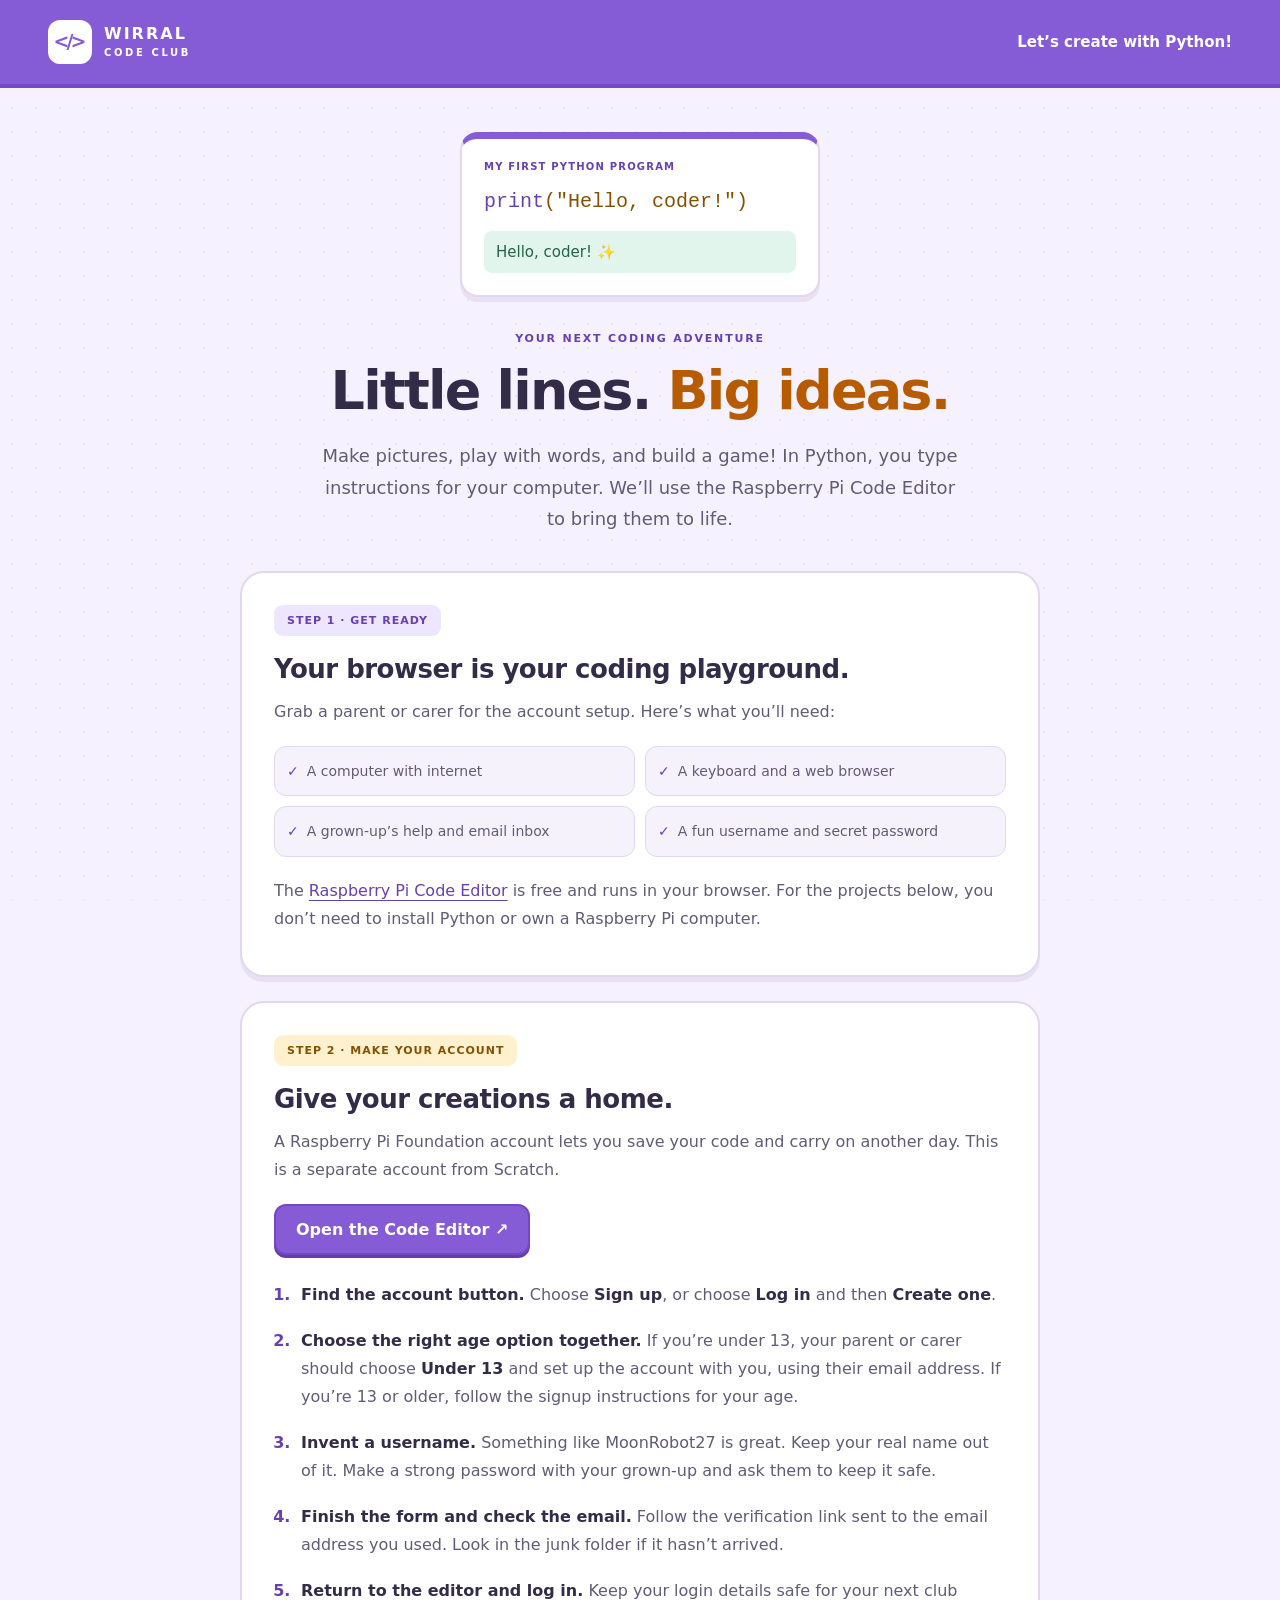
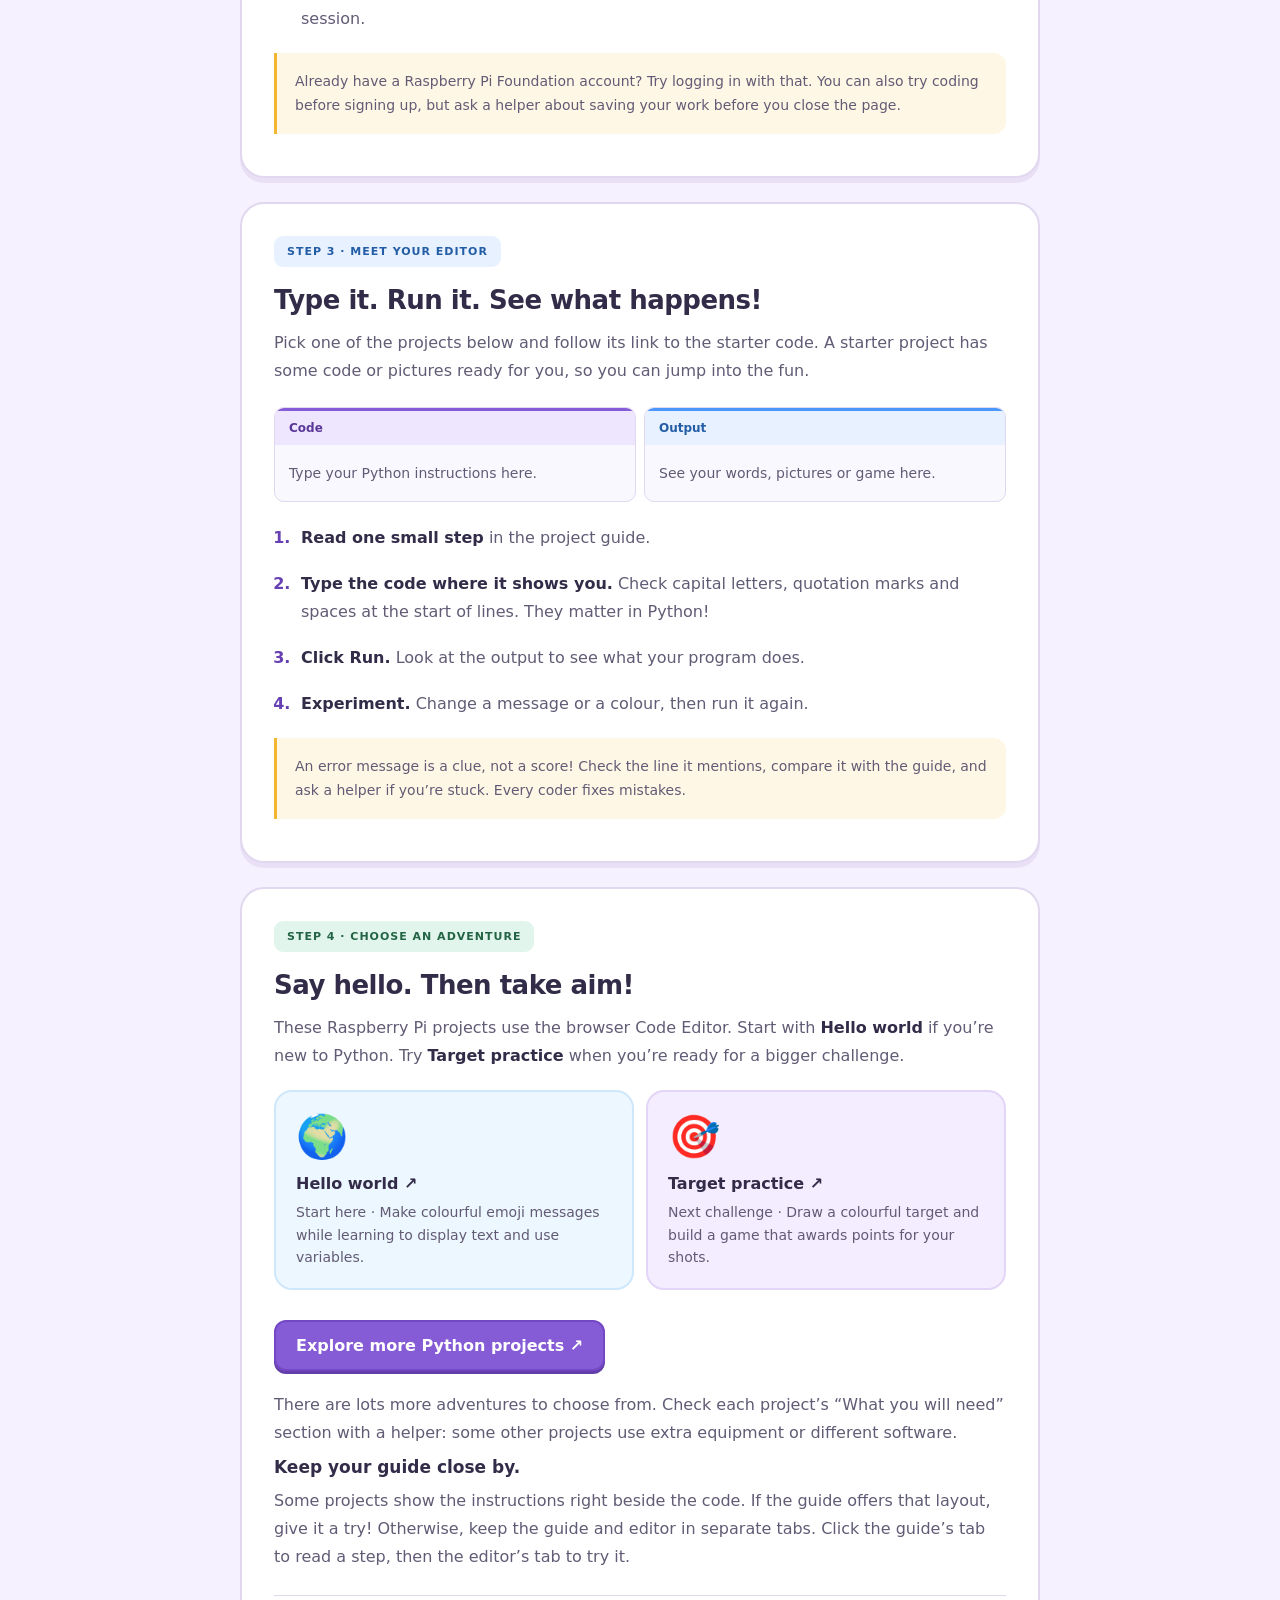
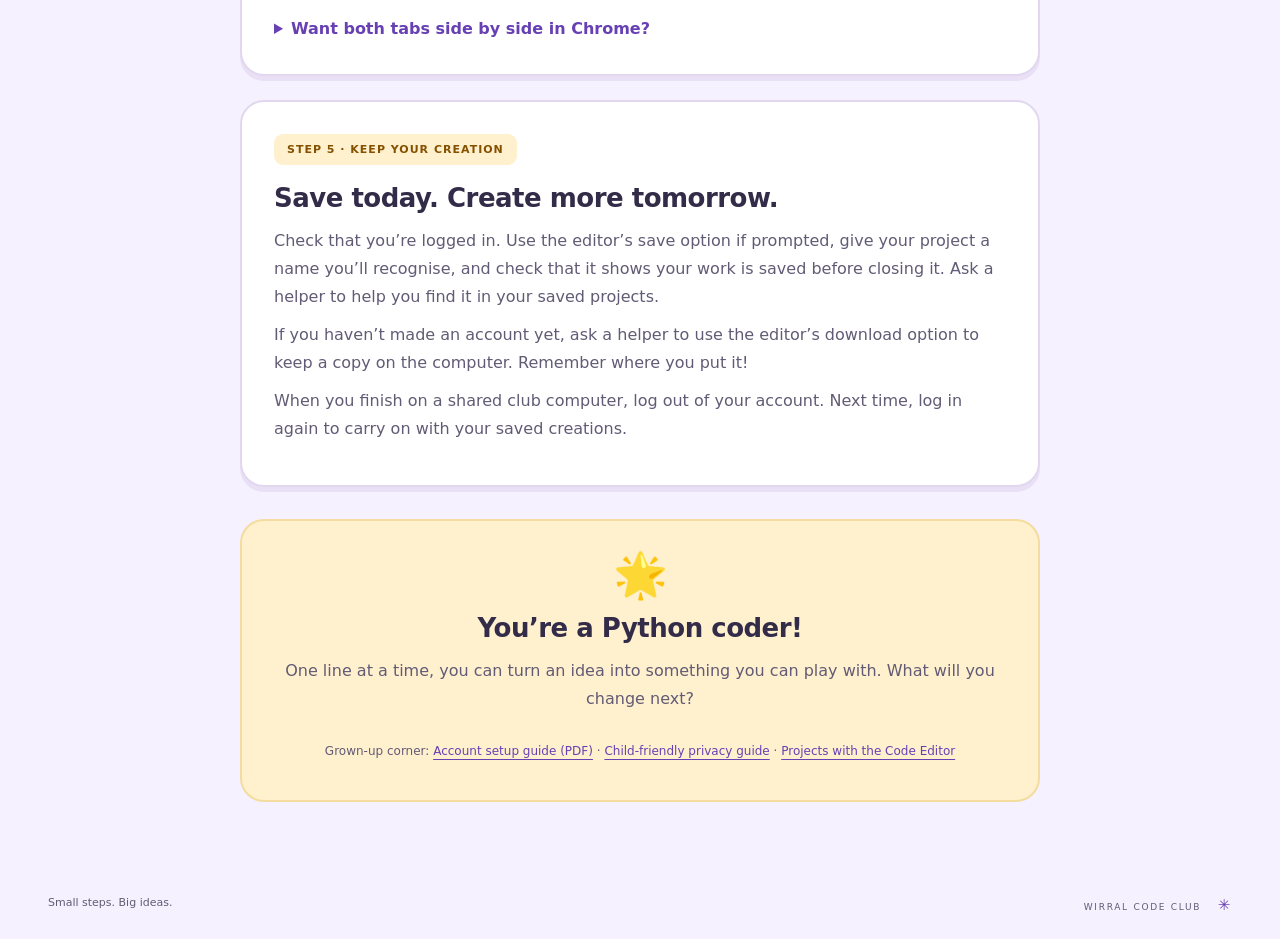
<file: getting-started-python.html>
<!DOCTYPE html>
<html lang="en">
<head>
  <meta charset="UTF-8">
  <meta name="viewport" content="width=device-width, initial-scale=1">
  <meta name="theme-color" content="#855cd6">
  <title>Getting started with Python · Wirral Code Club</title>
  <link rel="icon" type="image/svg+xml" href="favicon.svg">
  <link rel="stylesheet" href="styles.css">
  <link rel="stylesheet" href="theme.css">
  <link rel="stylesheet" href="guide.css">
</head>
<body class="guide-page bright-theme">
  <header class="site-header">
    <div class="brand"><span class="brand-mark" aria-hidden="true">&lt;/&gt;</span><span>WIRRAL<span class="brand-sub">CODE CLUB</span></span></div>
    <span class="guide-header-label">Let’s create with Python!</span>
  </header>
  <main class="guide">
    <div class="guide-intro">
      <div class="python-preview" aria-label="Python code: print Hello, coder!">
        <span class="python-preview-label">MY FIRST PYTHON PROGRAM</span>
        <code><span>print</span>("Hello, coder!")</code>
        <span class="python-output">Hello, coder! ✨</span>
      </div>
      <span class="eyebrow">YOUR NEXT CODING ADVENTURE</span>
      <h1>Little lines. <span>Big ideas.</span></h1>
      <p>Make pictures, play with words, and build a game! In Python, you type instructions for your computer. We’ll use the Raspberry Pi Code Editor to bring them to life.</p>
    </div>
    <section class="guide-step" aria-labelledby="kit-heading">
      <div class="step-label">STEP 1 · GET READY</div>
      <h2 id="kit-heading">Your browser is your coding playground.</h2>
      <p>Grab a parent or carer for the account setup. Here’s what you’ll need:</p>
      <ul class="kit"><li>A computer with internet</li><li>A keyboard and a web browser</li><li>A grown-up’s help and email inbox</li><li>A fun username and secret password</li></ul>
      <p>The <a href="https://editor.raspberrypi.org/en/" target="_blank" rel="noopener noreferrer">Raspberry Pi Code Editor</a> is free and runs in your browser. For the projects below, you don’t need to install Python or own a Raspberry Pi computer.</p>
    </section>
    <section class="guide-step" aria-labelledby="account-heading">
      <div class="step-label">STEP 2 · MAKE YOUR ACCOUNT</div>
      <h2 id="account-heading">Give your creations a home.</h2>
      <p>A Raspberry Pi Foundation account lets you save your code and carry on another day. This is a separate account from Scratch.</p>
      <a class="button-link" href="https://editor.raspberrypi.org/en/" target="_blank" rel="noopener noreferrer">Open the Code Editor ↗</a>
      <ol>
        <li><strong>Find the account button.</strong> Choose <strong>Sign up</strong>, or choose <strong>Log in</strong> and then <strong>Create one</strong>.</li>
        <li><strong>Choose the right age option together.</strong> If you’re under 13, your parent or carer should choose <strong>Under 13</strong> and set up the account with you, using their email address. If you’re 13 or older, follow the signup instructions for your age.</li>
        <li><strong>Invent a username.</strong> Something like MoonRobot27 is great. Keep your real name out of it. Make a strong password with your grown-up and ask them to keep it safe.</li>
        <li><strong>Finish the form and check the email.</strong> Follow the verification link sent to the email address you used. Look in the junk folder if it hasn’t arrived.</li>
        <li><strong>Return to the editor and log in.</strong> Keep your login details safe for your next club session.</li>
      </ol>
      <p class="note">Already have a Raspberry Pi Foundation account? Try logging in with that. You can also try coding before signing up, but ask a helper about saving your work before you close the page.</p>
    </section>
    <section class="guide-step" aria-labelledby="editor-heading">
      <div class="step-label">STEP 3 · MEET YOUR EDITOR</div>
      <h2 id="editor-heading">Type it. Run it. See what happens!</h2>
      <p>Pick one of the projects below and follow its link to the starter code. A starter project has some code or pictures ready for you, so you can jump into the fun.</p>
      <div class="tab-demo" aria-label="The code area is where you type; the output area shows what your program does">
        <div class="demo-pane"><div class="demo-tab">Code</div><div class="demo-content">Type your Python instructions here.</div></div>
        <div class="demo-pane"><div class="demo-tab">Output</div><div class="demo-content">See your words, pictures or game here.</div></div>
      </div>
      <ol>
        <li><strong>Read one small step</strong> in the project guide.</li>
        <li><strong>Type the code where it shows you.</strong> Check capital letters, quotation marks and spaces at the start of lines. They matter in Python!</li>
        <li><strong>Click Run.</strong> Look at the output to see what your program does.</li>
        <li><strong>Experiment.</strong> Change a message or a colour, then run it again.</li>
      </ol>
      <p class="note">An error message is a clue, not a score! Check the line it mentions, compare it with the guide, and ask a helper if you’re stuck. Every coder fixes mistakes.</p>
    </section>
    <section class="guide-step" aria-labelledby="project-heading">
      <div class="step-label">STEP 4 · CHOOSE AN ADVENTURE</div>
      <h2 id="project-heading">Say hello. Then take aim!</h2>
      <p>These Raspberry Pi projects use the browser Code Editor. Start with <strong>Hello world</strong> if you’re new to Python. Try <strong>Target practice</strong> when you’re ready for a bigger challenge.</p>
      <div class="project-grid">
        <a class="project-card" href="https://projects.raspberrypi.org/en/projects/hello-world" target="_blank" rel="noopener noreferrer"><span class="project-emoji" aria-hidden="true">🌍</span><strong>Hello world ↗</strong><span>Start here · Make colourful emoji messages while learning to display text and use variables.</span></a>
        <a class="project-card" href="https://projects.raspberrypi.org/en/projects/target-practice" target="_blank" rel="noopener noreferrer"><span class="project-emoji" aria-hidden="true">🎯</span><strong>Target practice ↗</strong><span>Next challenge · Draw a colourful target and build a game that awards points for your shots.</span></a>
      </div>
      <a class="button-link" href="https://projects.raspberrypi.org/en/technology/python" target="_blank" rel="noopener noreferrer">Explore more Python projects ↗</a>
      <p>There are lots more adventures to choose from. Check each project’s “What you will need” section with a helper: some other projects use extra equipment or different software.</p>
      <h3>Keep your guide close by.</h3>
      <p>Some projects show the instructions right beside the code. If the guide offers that layout, give it a try! Otherwise, keep the guide and editor in separate tabs. Click the guide’s tab to read a step, then the editor’s tab to try it.</p>
      <details><summary>Want both tabs side by side in Chrome?</summary><p>With the editor selected, right-click the project guide’s tab. Choose <strong>New split view with current tab</strong>. You can now read and code beside each other. Drag the divider to make more room.</p><p>To return to separate tabs, use the split view icon beside the address bar and choose <strong>Separate split view</strong>. If that option isn’t available, just switch tabs as you go.</p><p><a href="https://support.google.com/chrome/answer/16971124?hl=en" target="_blank" rel="noopener noreferrer">Chrome’s split view help ↗</a></p></details>
    </section>
    <section class="guide-step" aria-labelledby="save-heading">
      <div class="step-label">STEP 5 · KEEP YOUR CREATION</div>
      <h2 id="save-heading">Save today. Create more tomorrow.</h2>
      <p>Check that you’re logged in. Use the editor’s save option if prompted, give your project a name you’ll recognise, and check that it shows your work is saved before closing it. Ask a helper to help you find it in your saved projects.</p>
      <p>If you haven’t made an account yet, ask a helper to use the editor’s download option to keep a copy on the computer. Remember where you put it!</p>
      <p>When you finish on a shared club computer, log out of your account. Next time, log in again to carry on with your saved creations.</p>
    </section>
    <div class="guide-end"><span class="finish-star" aria-hidden="true">🌟</span><h2>You’re a Python coder!</h2><p>One line at a time, you can turn an idea into something you can play with. What will you change next?</p><p class="sources">Grown-up corner: <a href="https://assets.ctfassets.net/zsyyd4yzh6xx/Zk9LkbbkoP6e1JeJinHQv/55f8c96ee193fca8d0e3fea8d1be0e4e/Code_Club_RPF_Account_letter_A4_V5__1_.pdf" target="_blank" rel="noopener noreferrer">Account setup guide (PDF)</a> · <a href="https://www.raspberrypi.org/privacy/child-friendly/" target="_blank" rel="noopener noreferrer">Child-friendly privacy guide</a> · <a href="https://www.raspberrypi.org/blog/code-editor-integration/" target="_blank" rel="noopener noreferrer">Projects with the Code Editor</a></p></div>
  </main>
  <footer class="site-footer"><span>Small steps. Big ideas.</span><span>WIRRAL CODE CLUB <span aria-hidden="true">✳</span></span></footer>
</body>
</html>
</file>
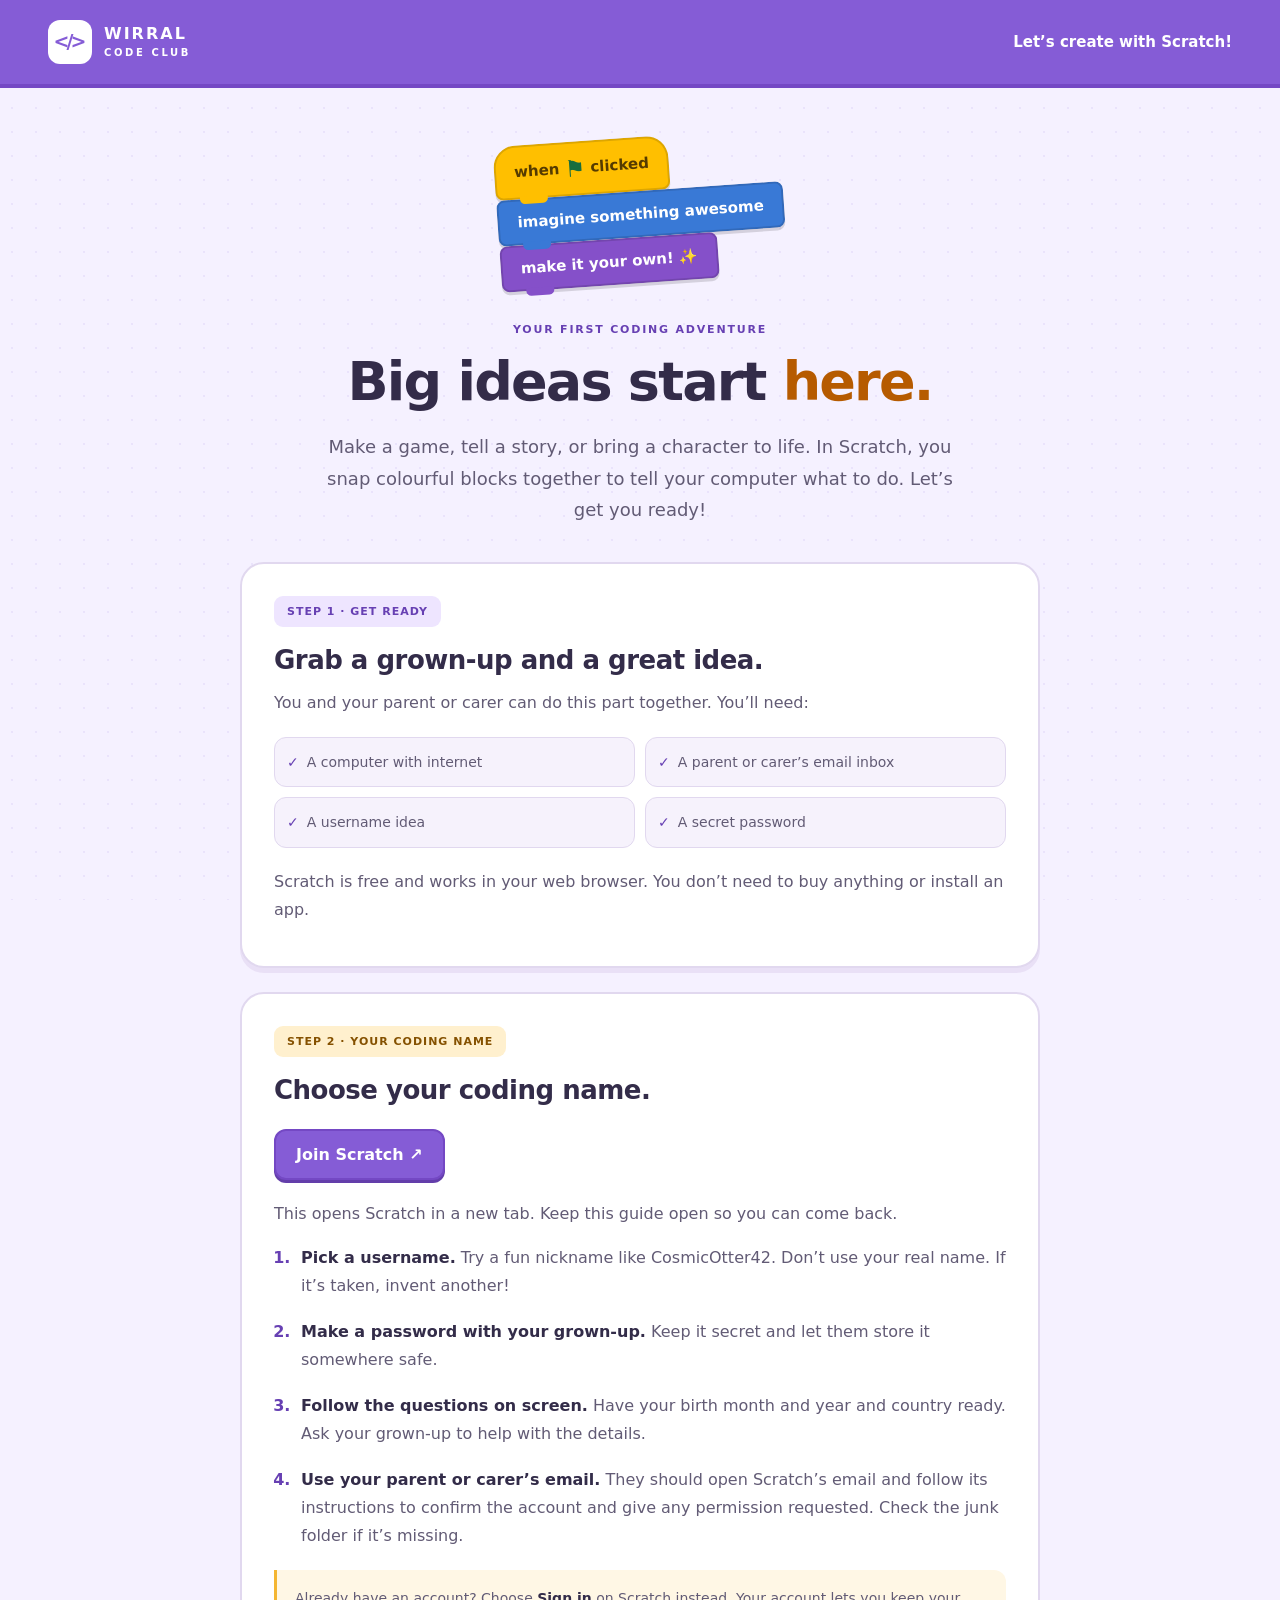
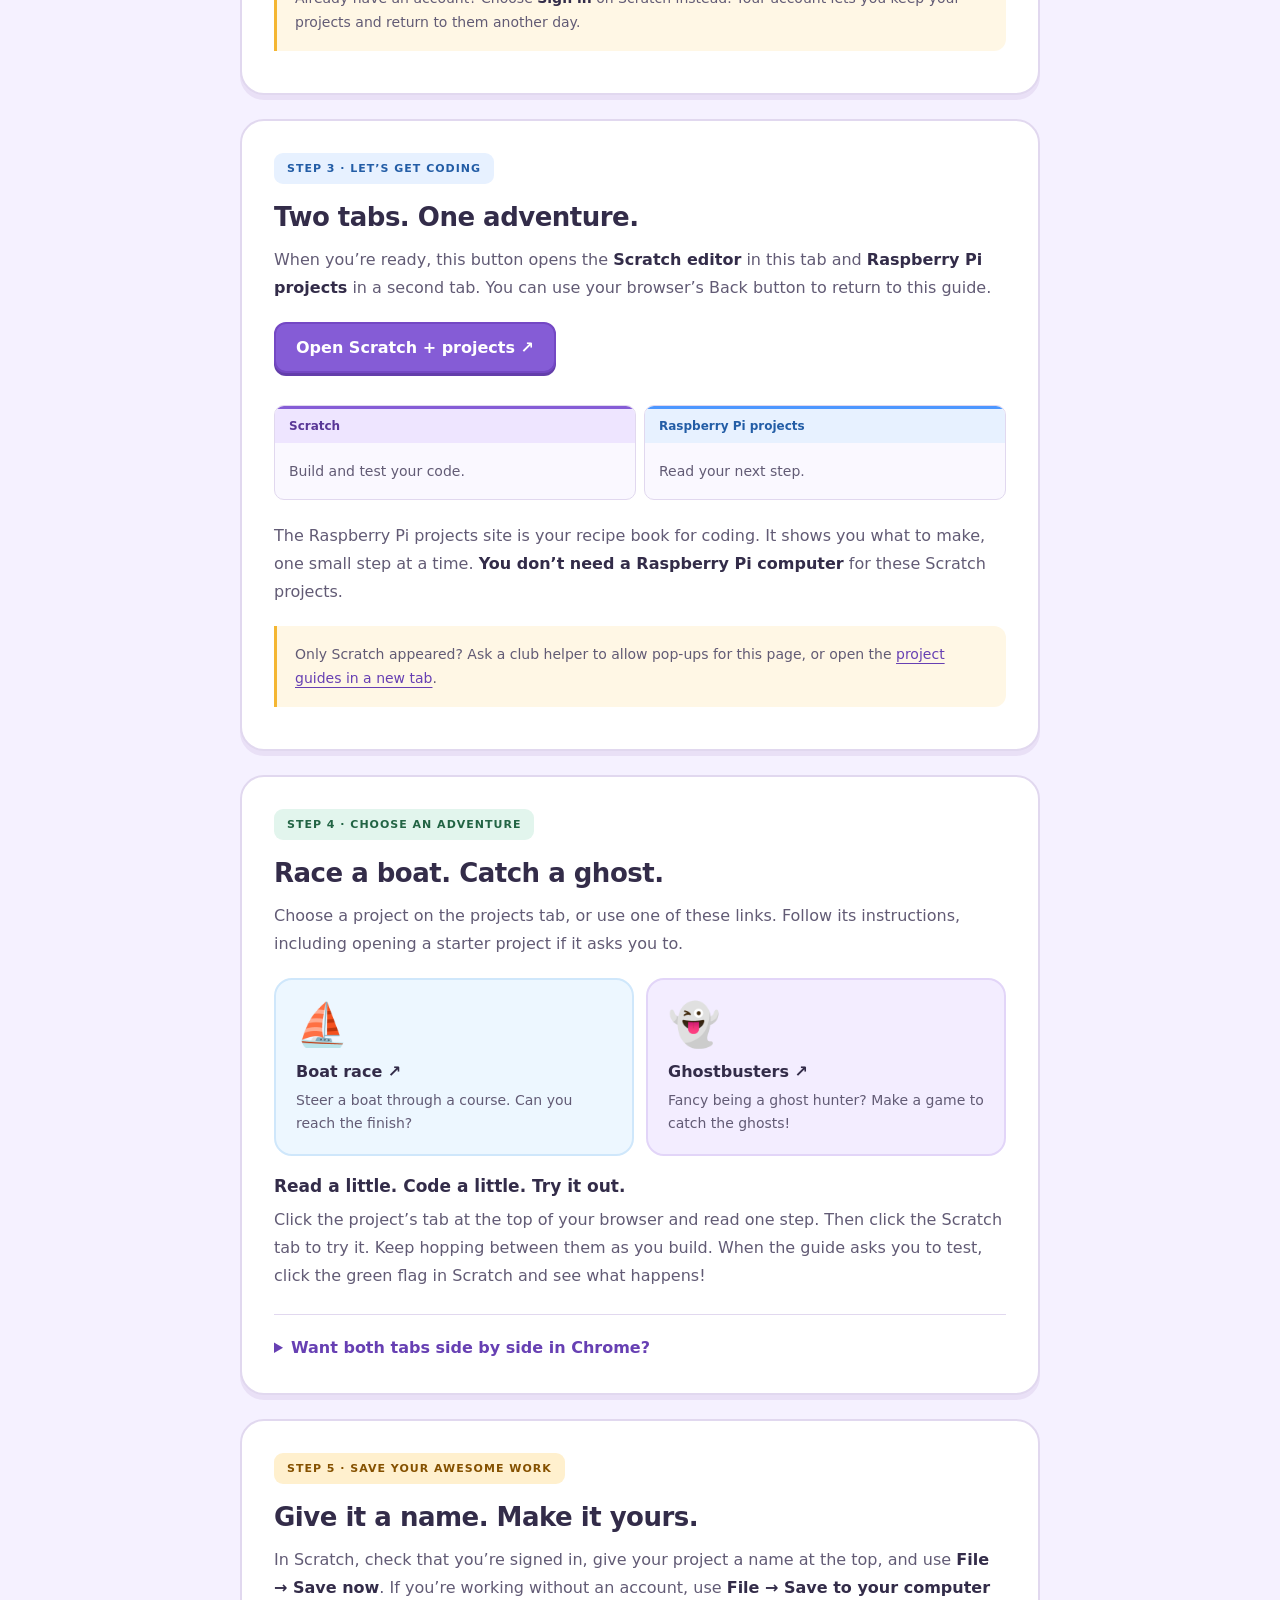
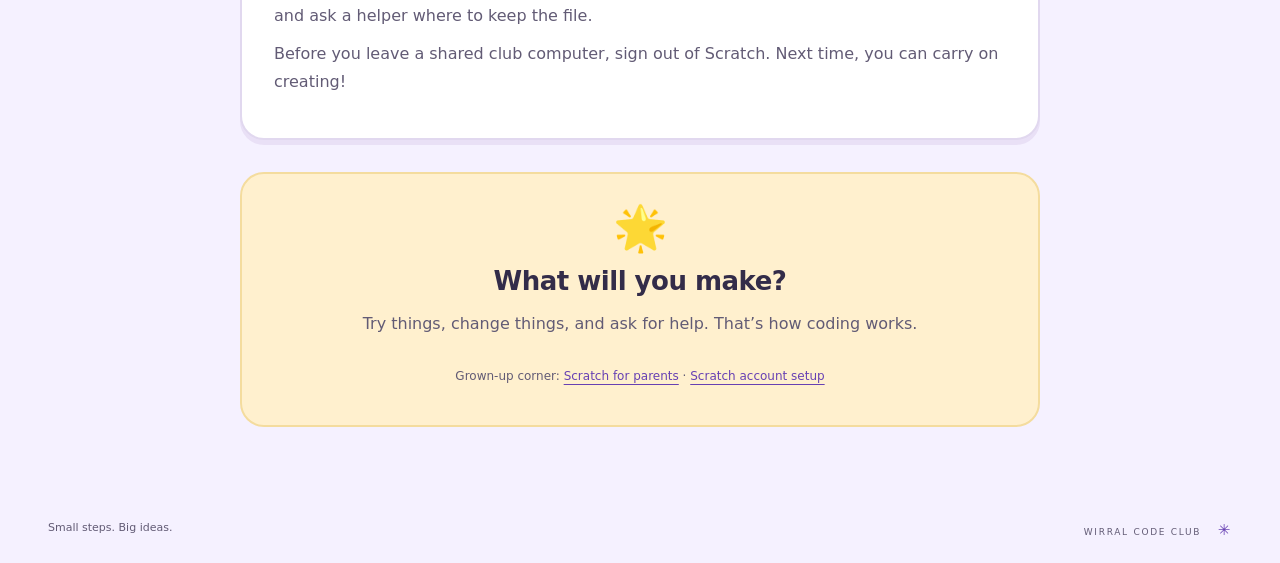
<file: getting-started.html>
<!DOCTYPE html>
<html lang="en">
<head>
  <meta charset="UTF-8">
  <meta name="viewport" content="width=device-width, initial-scale=1">
  <meta name="theme-color" content="#855cd6">
  <title>Getting started with Scratch · Wirral Code Club</title>
  <link rel="icon" type="image/svg+xml" href="favicon.svg">
  <link rel="stylesheet" href="styles.css">
  <link rel="stylesheet" href="theme.css">
  <link rel="stylesheet" href="guide.css">
  <script src="launcher.js" defer></script>
</head>
<body class="guide-page bright-theme">
  <header class="site-header">
    <div class="brand"><span class="brand-mark" aria-hidden="true">&lt;/&gt;</span><span>WIRRAL<span class="brand-sub">CODE CLUB</span></span></div>
    <span class="guide-header-label">Let’s create with Scratch!</span>
  </header>
  <main class="guide">
    <div class="guide-intro"><div class="block-stack" aria-hidden="true"><span class="coding-block event-block">when <span class="green-flag">⚑</span> clicked</span><span class="coding-block motion-block">imagine something awesome</span><span class="coding-block looks-block">make it your own! ✨</span></div><span class="eyebrow">YOUR FIRST CODING ADVENTURE</span><h1>Big ideas start <span>here.</span></h1><p>Make a game, tell a story, or bring a character to life. In Scratch, you snap colourful blocks together to tell your computer what to do. Let’s get you ready!</p></div>
    <section class="guide-step" aria-labelledby="kit-heading"><div class="step-label">STEP 1 · GET READY</div><h2 id="kit-heading">Grab a grown-up and a great idea.</h2><p>You and your parent or carer can do this part together. You’ll need:</p><ul class="kit"><li>A computer with internet</li><li>A parent or carer’s email inbox</li><li>A username idea</li><li>A secret password</li></ul><p>Scratch is free and works in your web browser. You don’t need to buy anything or install an app.</p></section>
    <section class="guide-step" aria-labelledby="account-heading"><div class="step-label">STEP 2 · YOUR CODING NAME</div><h2 id="account-heading">Choose your coding name.</h2><a class="button-link" href="https://scratch.mit.edu/join" target="_blank" rel="noopener noreferrer">Join Scratch <span aria-hidden="true">&nbsp;↗</span></a><p>This opens Scratch in a new tab. Keep this guide open so you can come back.</p><ol><li><strong>Pick a username.</strong> Try a fun nickname like CosmicOtter42. Don’t use your real name. If it’s taken, invent another!</li><li><strong>Make a password with your grown-up.</strong> Keep it secret and let them store it somewhere safe.</li><li><strong>Follow the questions on screen.</strong> Have your birth month and year and country ready. Ask your grown-up to help with the details.</li><li><strong>Use your parent or carer’s email.</strong> They should open Scratch’s email and follow its instructions to confirm the account and give any permission requested. Check the junk folder if it’s missing.</li></ol><p class="note">Already have an account? Choose <strong>Sign in</strong> on Scratch instead. Your account lets you keep your projects and return to them another day.</p></section>
    <section class="guide-step" aria-labelledby="workspace-heading"><div class="step-label">STEP 3 · LET’S GET CODING</div><h2 id="workspace-heading">Two tabs. One adventure.</h2><p>When you’re ready, this button opens the <strong>Scratch editor</strong> in this tab and <strong>Raspberry Pi projects</strong> in a second tab. You can use your browser’s Back button to return to this guide.</p><button class="button-link" type="button" data-launch>Open Scratch + projects <span aria-hidden="true">&nbsp;↗</span></button><div class="tab-demo" aria-label="Scratch is where you build; Raspberry Pi projects is where you read the instructions"><div class="demo-pane"><div class="demo-tab">Scratch</div><div class="demo-content">Build and test your code.</div></div><div class="demo-pane"><div class="demo-tab">Raspberry Pi projects</div><div class="demo-content">Read your next step.</div></div></div><p>The Raspberry Pi projects site is your recipe book for coding. It shows you what to make, one small step at a time. <strong>You don’t need a Raspberry Pi computer</strong> for these Scratch projects.</p><p class="note">Only Scratch appeared? Ask a club helper to allow pop-ups for this page, or open the <a href="https://projects.raspberrypi.org/en/technology/scratch" target="_blank" rel="noopener noreferrer">project guides in a new tab</a>.</p></section>
    <section class="guide-step" aria-labelledby="project-heading"><div class="step-label">STEP 4 · CHOOSE AN ADVENTURE</div><h2 id="project-heading">Race a boat. Catch a ghost.</h2><p>Choose a project on the projects tab, or use one of these links. Follow its instructions, including opening a starter project if it asks you to.</p><div class="project-grid"><a class="project-card" href="https://projects.raspberrypi.org/en/projects/boat-race" target="_blank" rel="noopener noreferrer"><span class="project-emoji" aria-hidden="true">⛵</span><strong>Boat race ↗</strong><span>Steer a boat through a course. Can you reach the finish?</span></a><a class="project-card" href="https://projects.raspberrypi.org/en/projects/ghostbusters" target="_blank" rel="noopener noreferrer"><span class="project-emoji" aria-hidden="true">👻</span><strong>Ghostbusters ↗</strong><span>Fancy being a ghost hunter? Make a game to catch the ghosts!</span></a></div><h3>Read a little. Code a little. Try it out.</h3><p>Click the project’s tab at the top of your browser and read one step. Then click the Scratch tab to try it. Keep hopping between them as you build. When the guide asks you to test, click the green flag in Scratch and see what happens!</p><details><summary>Want both tabs side by side in Chrome?</summary><p>With Scratch selected, right-click the project guide’s tab at the top of Chrome. Choose <strong>New split view with current tab</strong>. Now you can read the guide and code beside it. Drag the divider to give either side more room.</p><p>To go back, use the split view icon beside the address bar and choose <strong>Separate split view</strong>. If the split option isn’t there, switching tabs works just as well. A club helper can help you.</p><p><a href="https://support.google.com/chrome/answer/16971124?hl=en" target="_blank" rel="noopener noreferrer">Chrome’s split view help ↗</a></p></details></section>
    <section class="guide-step" aria-labelledby="save-heading"><div class="step-label">STEP 5 · SAVE YOUR AWESOME WORK</div><h2 id="save-heading">Give it a name. Make it yours.</h2><p>In Scratch, check that you’re signed in, give your project a name at the top, and use <strong>File → Save now</strong>. If you’re working without an account, use <strong>File → Save to your computer</strong> and ask a helper where to keep the file.</p><p>Before you leave a shared club computer, sign out of Scratch. Next time, you can carry on creating!</p></section>
    <div class="guide-end"><span class="finish-star" aria-hidden="true">🌟</span><h2>What will you make?</h2><p>Try things, change things, and ask for help. That’s how coding works.</p><p class="sources">Grown-up corner: <a href="https://scratch.mit.edu/parents" target="_blank" rel="noopener noreferrer">Scratch for parents</a> · <a href="https://scratch.mit.edu/accounts/modal-registration/" target="_blank" rel="noopener noreferrer">Scratch account setup</a></p></div>
  </main>
  <footer class="site-footer"><span>Small steps. Big ideas.</span><span>WIRRAL CODE CLUB <span aria-hidden="true">✳</span></span></footer>
</body>
</html>
</file>
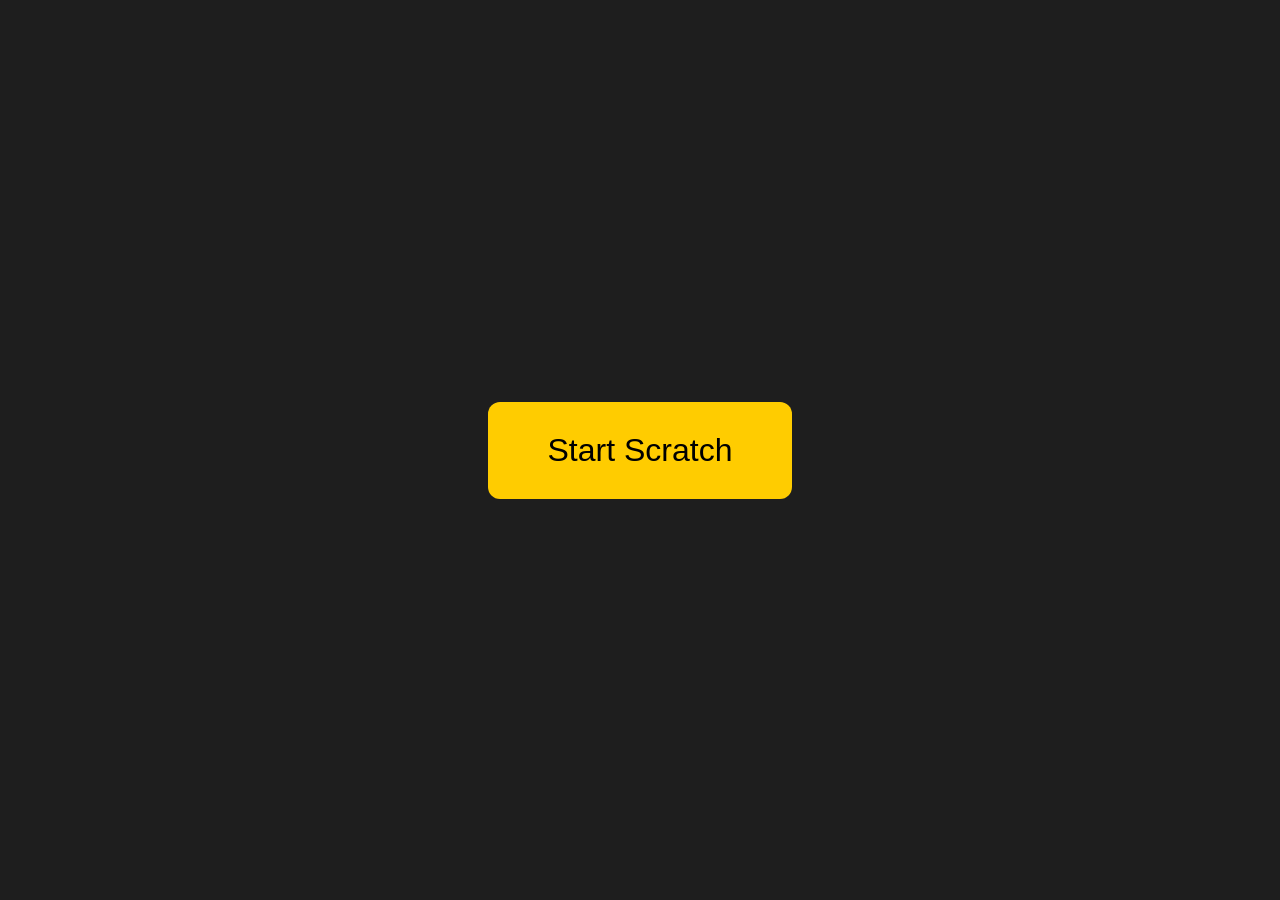
<file: main.html>
<!DOCTYPE html>
<html lang="en">
<head>
  <meta charset="UTF-8">
  <title>Open Scratch</title>
  <style>
    body {
      margin: 0;
      height: 100vh;
      display: flex;
      justify-content: center;
      align-items: center;
      background: #1e1e1e;
      font-family: Arial, sans-serif;
    }

    button {
      font-size: 2rem;
      padding: 30px 60px;
      border: none;
      border-radius: 12px;
      cursor: pointer;
      background: #ffcc00;
      color: #000;
    }

    button:hover {
      background: #ffdb4d;
    }
  </style>
</head>
<body>

  <button onclick="goToScratch()">Start Scratch</button>

  <script>
    function goToScratch() {
      // Open background tab (browser decides focus)
      window.open(
        "https://projects.raspberrypi.org/en/technology/scratch",
        "_blank",
        "noopener,noreferrer"
      );

      // Redirect current tab
      window.location.href = "https://scratch.mit.edu/projects/editor";
    }
  </script>

</body>
</html>
</file>
<file: styles.css>
:root {
  color-scheme:dark;
  --bg:#10151b;
  --panel:#191f27;
  --text:#f4f5f1;
  --muted:#a0a9b5;
  --lime:#d3f879;
  --line:#2c333c;
  font-family:Inter,ui-sans-serif,system-ui,-apple-system,BlinkMacSystemFont,"Segoe UI",sans-serif;
  font-synthesis:none;
}
* {
  box-sizing:border-box;
}
body {
  margin:0;
  background:var(--bg);
  color:var(--text);
  min-height:100svh;
}
body::before {
  content:"";
  position:fixed;
  inset:0;
  pointer-events:none;
  z-index:-1;
  background:radial-gradient(ellipse at 50% 40%,#24312955,transparent 60%),radial-gradient(#ffffff0b 1px,transparent 1px);
  background-size:auto,24px 24px;
}
a {
  color:inherit;
}
button,a {
  -webkit-tap-highlight-color:transparent;
}
a:focus-visible,button:focus-visible,summary:focus-visible {
  outline:3px solid var(--lime);
  outline-offset:6px;
}
button {
  font:inherit;
}
.launcher-page {
  display:flex;
  flex-direction:column;
}
.site-header {
  width:100%;
  max-width:1440px;
  margin:0 auto;
  padding:34px 48px;
  display:flex;
  align-items:center;
  justify-content:space-between;
  gap:20px;
}
.brand {
  display:flex;
  gap:12px;
  align-items:center;
  text-decoration:none;
  font-size:16px;
  font-weight:850;
  letter-spacing:2px;
  line-height:1.15;
}
.brand-sub {
  display:block;
  font-size:10px;
  letter-spacing:2.6px;
  margin-top:4px;
}
.brand-mark {
  display:grid;
  place-items:center;
  width:44px;
  height:44px;
  background:var(--lime);
  color:var(--bg);
  border-radius:12px;
  font-size:19px;
  letter-spacing:-3px;
  padding-right:3px;
}
.staff-label,.eyebrow,.tab-count {
  font-size:10px;
  font-weight:700;
  letter-spacing:1.8px;
}
.staff-label {
  display:flex;
  align-items:center;
  gap:9px;
  color:var(--muted);
  border:1px solid var(--line);
  padding:10px 13px;
  border-radius:30px;
}
.status-dot {
  width:6px;
  height:6px;
  border-radius:50%;
  background:var(--lime);
}
.launchpad {
  width:min(100% - 64px,960px);
  margin:auto;
  padding:44px 0 70px;
}
.page-heading {
  text-align:center;
  margin-bottom:36px;
}
.eyebrow {
  color:var(--muted);
}
h1 {
  font-size:clamp(38px,5.5vw,64px);
  letter-spacing:-2.7px;
  line-height:1.1;
  margin:15px 0 0;
  font-weight:750;
}
h1 span {
  color:var(--lime);
}
.launch-button {
  display:block;
  width:100%;
  text-align:left;
  border:1px solid #e5ffa7;
  border-radius:22px;
  background:var(--lime);
  color:#172118;
  padding:27px 34px;
  cursor:pointer;
  box-shadow:0 12px 65px #b9ed5610;
  transition:transform .18s,background .18s,box-shadow .18s;
}
.launch-button:hover {
  background:#dfff95;
  transform:translateY(-3px);
  box-shadow:0 18px 60px #b9ed5625;
}
.launch-button:active {
  transform:translateY(0);
}
.launch-top,.launch-bottom,.launch-main {
  display:flex;
  align-items:center;
  justify-content:space-between;
  gap:16px;
}
.launch-top .eyebrow {
  color:#384729;
}
.tab-count {
  border:1px solid #536c343d;
  border-radius:6px;
  padding:7px 9px;
  white-space:nowrap;
}
.launch-main {
  justify-content:flex-start;
  padding:33px 0 35px;
  font-size:clamp(28px,4.5vw,49px);
  font-weight:750;
  letter-spacing:-1.6px;
}
.play-icon {
  display:grid;
  place-items:center;
  width:64px;
  height:64px;
  border-radius:50%;
  background:#172118;
  color:var(--lime);
  font-size:24px;
  padding-left:4px;
  flex-shrink:0;
}
.launch-arrow {
  margin-left:auto;
  font-weight:400;
}
.launch-bottom {
  border-top:1px solid #536c343d;
  padding-top:20px;
  font-size:13px;
  font-weight:550;
}
.plus {
  padding:0 10px;
  opacity:.6;
}
.launch-hint {
  font-size:11px;
  color:#435431;
}
.shortcuts {
  display:grid;
  grid-template-columns:repeat(4,minmax(0,1fr));
  gap:14px;
  margin-top:22px;
}
.shortcut {
  display:flex;
  flex-direction:column;
  padding:21px 20px 22px;
  border:1px solid var(--line);
  border-radius:14px;
  background:var(--panel);
  text-decoration:none;
  transition:background .18s,transform .18s,border-color .18s;
}
.shortcut:hover {
  background:#232b35;
  border-color:#647248;
  transform:translateY(-3px);
}
.shortcut-top {
  display:flex;
  justify-content:space-between;
  align-items:center;
  margin-bottom:25px;
}
.shortcut-icon {
  font-size:23px;
  line-height:1;
  font-weight:650;
}
.purple {
  color:#bfa4f8;
}
.orange {
  color:#ffc083;
}
.blue {
  color:#95c7fb;
  font-size:18px;
}
.pink {
  color:#f3a6c7;
}
.small-arrow {
  color:#74818e;
  font-size:20px;
}
.shortcut-title {
  font-size:15px;
  font-weight:650;
}
.shortcut-caption {
  font-size:11px;
  color:var(--muted);
  margin-top:7px;
  line-height:1.5;
}
.site-footer {
  display:flex;
  justify-content:space-between;
  gap:20px;
  max-width:1440px;
  width:100%;
  margin:0 auto;
  padding:24px 48px;
  color:#89939f;
  font-size:11px;
}
.site-footer>span:last-child {
  font-size:9px;
  letter-spacing:1.7px;
}
.site-footer>span:last-child span {
  color:var(--lime);
  margin-left:12px;
  font-size:15px;
}
.back-link {
  font-size:13px;
  text-decoration:none;
  color:var(--muted);
}
.back-link:hover {
  color:var(--lime);
}
.guide {
  width:min(100% - 40px,800px);
  margin:35px auto 70px;
}
.guide-intro {
  margin-bottom:36px;
}
.guide h1 {
  font-size:clamp(36px,6vw,54px);
}
.guide p,.guide li {
  color:#bdc5cf;
  font-size:16px;
  line-height:1.75;
}
.guide h2 {
  font-size:23px;
  letter-spacing:-.5px;
  margin:0 0 14px;
}
.guide h3 {
  font-size:17px;
  margin:0 0 8px;
}
.guide p {
  margin:10px 0;
}
.guide a:not(.button-link):not(.project-card) {
  color:var(--lime);
  text-underline-offset:4px;
}
.guide-step {
  position:relative;
  border:1px solid var(--line);
  background:var(--panel);
  border-radius:18px;
  padding:30px;
  margin:18px 0;
}
.step-label {
  font-size:10px;
  letter-spacing:2px;
  color:var(--lime);
  font-weight:750;
  margin-bottom:12px;
}
.kit {
  display:flex;
  flex-wrap:wrap;
  gap:8px;
  padding:0;
  list-style:none;
}
.kit li {
  border:1px solid #3e4956;
  border-radius:8px;
  padding:6px 12px;
  font-size:13px;
}
.guide ol {
  padding-left:22px;
}
.guide li+li {
  margin-top:10px;
}
.guide strong {
  color:var(--text);
}
.button-link {
  display:inline-flex;
  justify-content:center;
  align-items:center;
  background:var(--lime);
  color:#172118;
  text-decoration:none;
  font-size:14px;
  font-weight:700;
  border:0;
  border-radius:9px;
  padding:13px 18px;
  cursor:pointer;
  margin:10px 0;
}
.button-link:hover {
  background:#e1ff9f;
}
.note {
  border-left:3px solid var(--lime);
  padding:8px 0 8px 17px;
  margin-top:20px!important;
  font-size:14px!important;
}
.project-grid {
  display:grid;
  grid-template-columns:1fr 1fr;
  gap:12px;
  margin:20px 0;
}
.project-card {
  padding:20px;
  border:1px solid #485462;
  border-radius:12px;
  text-decoration:none;
  background:#222b36;
}
.project-card:hover {
  border-color:var(--lime);
}
.project-card span {
  display:block;
  color:var(--muted);
  font-size:14px;
  line-height:1.6;
  margin-top:8px;
}
.tab-demo {
  display:grid;
  grid-template-columns:1fr 1fr;
  gap:8px;
  margin:22px 0;
}
.demo-pane {
  border:1px solid #3e4956;
  border-radius:10px;
  overflow:hidden;
}
.demo-tab {
  padding:10px 14px;
  background:#29313e;
  font-size:12px;
  font-weight:650;
}
.demo-content {
  padding:20px 14px;
  font-size:14px;
  color:var(--muted);
}
.demo-pane:first-child .demo-tab {
  border-top:3px solid #c1a0fb;
}
.demo-pane:last-child .demo-tab {
  border-top:3px solid var(--lime);
}
details {
  margin-top:24px;
  border-top:1px solid var(--line);
  padding-top:20px;
}
summary {
  cursor:pointer;
  font-weight:650;
  font-size:16px;
}
details p {
  font-size:14px!important;
}
.guide-end {
  text-align:center;
  padding-top:22px;
}
.sources {
  font-size:12px!important;
  color:var(--muted);
  margin-top:28px!important;
}
@media(min-width:1500px) {
  .launchpad {
    max-width:1040px;
  }
}
@media(max-width:700px) {
  .site-header {
    padding:24px;
  }
  .staff-label {
    font-size:8px;
    letter-spacing:1px;
  }
  .launchpad {
    width:calc(100% - 40px);
    padding:32px 0 44px;
  }
  .shortcuts {
    grid-template-columns:repeat(2,minmax(0,1fr));
  }
  .launch-button {
    padding:23px;
  }
  .launch-hint {
    display:none;
  }
  .launch-main {
    padding:28px 0;
  }
  .play-icon {
    width:48px;
    height:48px;
    font-size:19px;
  }
  .launch-bottom {
    font-size:12px;
  }
  .site-footer {
    padding:24px;
  }
  .shortcut-top {
    margin-bottom:18px;
  }
  .guide {
    margin-top:20px;
  }
  .guide-step {
    padding:24px;
  }
}
@media(max-width:420px) {
  .staff-label {
    border:0;
    padding:0;
    font-size:7px;
  }
  .brand {
    font-size:13px;
  }
  .brand-mark {
    width:38px;
    height:38px;
  }
  .brand-sub {
    font-size:8px;
  }
  .launch-top .eyebrow {
    font-size:8px;
    letter-spacing:1px;
  }
  .tab-count {
    font-size:8px;
  }
  .launch-main {
    font-size:27px;
    gap:12px;
  }
  .launch-bottom {
    font-size:10px;
  }
  .plus {
    padding:0 5px;
  }
  .shortcut {
    padding:18px 14px;
  }
  .shortcut-title {
    font-size:14px;
  }
  .site-footer {
    font-size:10px;
  }
  .project-grid {
    grid-template-columns:1fr;
  }
  .tab-demo {
    gap:5px;
  }
  .demo-tab {
    padding:10px;
    font-size:11px;
  }
}
@media(prefers-reduced-motion:reduce) {
  * {
    transition:none!important;
    scroll-behavior:auto!important;
  }
}
.guide .kit li + li {
  margin-top: 0;
}
</file>
<file: theme.css>
/* Shared Scratch-inspired colours and typography. */
.bright-theme {
  color-scheme: light;
  --bg: #f5f1ff;
  --panel: #fff;
  --text: #332c49;
  --muted: #625b75;
  --lime: #6740b3;
  --line: #e1d8ef;
  background: var(--bg);
  font-family: "Trebuchet MS", ui-rounded, system-ui, sans-serif;
}
.bright-theme::before {
  background: radial-gradient(#855cd617 1.5px, transparent 1.5px);
  background-size: 24px 24px;
}
.bright-theme .site-header {
  max-width: none;
  background: #855cd6;
  color: #fff;
  padding-top: 20px;
  padding-bottom: 20px;
  border-bottom: 4px solid #7448c4;
}
.bright-theme .brand-mark {
  background: #fff;
  color: #855cd6;
}
.bright-theme h1 {
  font-weight: 900;
  letter-spacing: -1.8px;
}
.bright-theme h1 span {
  color: #b65b00;
}
.bright-theme .eyebrow {
  color: #6740b3;
  font-size: 11px;
}
.bright-theme .site-footer { color: #625b75; }

/* Keep the launch action prominent, with softer supporting shortcuts. */
.launcher-page .staff-label {
  color: #fff;
  border-color: #ffffff55;
  background: #ffffff12;
}
.launcher-page .status-dot { background: #ffdf80; }
.launcher-page .launch-button {
  background: #ffcf55;
  color: #553b00;
  border: 2px solid #e9b437;
  border-radius: 24px;
  box-shadow: 0 6px 0 #dfaa31, 0 16px 40px #855cd614;
}
.launcher-page .launch-button:hover {
  background: #ffda79;
  box-shadow: 0 9px 0 #dfaa31, 0 20px 40px #855cd61c;
}
.launcher-page .launch-button:active {
  box-shadow: 0 3px 0 #dfaa31;
}
.launcher-page .launch-top .eyebrow,
.launcher-page .launch-hint { color: #6e4b00; }
.launcher-page .tab-count {
  background: #fff5d366;
  border-color: #a06d0040;
}
.launcher-page .play-icon { background: #855cd6; color: #fff; }
.launcher-page .launch-bottom { border-color: #a06d0040; }
.launcher-page .shortcuts { margin-top: 28px; }
.launcher-page .shortcut {
  border: 2px solid #e1d8ef;
  border-radius: 20px;
  box-shadow: 0 4px 0 #e9e0f6;
}
.launcher-page .shortcut:hover {
  background: #faf8ff;
  border-color: #b79add;
}
.launcher-page .shortcut-icon {
  display: grid;
  place-items: center;
  width: 40px;
  height: 40px;
  border-radius: 12px;
}
.launcher-page .purple { color: #6740b3; background: #eee5ff; }
.launcher-page .orange { color: #855100; background: #fff0ce; }
.launcher-page .blue { color: #235da6; background: #e7f1ff; }
.launcher-page .pink { color: #a2396b; background: #fce6f0; }
.launcher-page .small-arrow { color: #79678f; }
.bright-theme .site-header a:focus-visible { outline-color: #ffdf80; }

@media (min-width: 901px) {
  .launcher-page .shortcuts-with-python { grid-template-columns: repeat(5, minmax(0, 1fr)); }
}
@media (min-width: 701px) and (max-width: 900px) {
  .launcher-page .shortcuts-with-python { grid-template-columns: repeat(3, minmax(0, 1fr)); }
}
</file>
<file: guide.css>
.guide-header-label {
  font-size: 15px;
  font-weight: 700;
}
.guide-page .guide {
  margin-top: 44px;
}
.guide-page .guide-intro {
  text-align: center;
  margin-bottom: 36px;
}
.guide-page .guide-intro > p {
  max-width: 640px;
  margin: 20px auto;
  font-size: 18px;
}
.block-stack {
  width: fit-content;
  margin: 0 auto 30px;
  text-align: left;
  transform: rotate(-4deg);
  padding: 5px 12px;
}
.coding-block {
  display: block;
  position: relative;
  width: fit-content;
  padding: 12px 18px;
  border-radius: 8px;
  border: 2px solid #0002;
  box-shadow: 0 3px 0 #0002;
  color: #fff;
  font-size: 15px;
  font-weight: 800;
}
.coding-block::after {
  content: "";
  position: absolute;
  left: 22px;
  bottom: -7px;
  width: 28px;
  height: 8px;
  background: inherit;
  border-radius: 0 0 5px 5px;
  z-index: 1;
}
.event-block {
  background: #ffbf00;
  color: #553b00;
  border-radius: 22px 22px 8px 8px;
}
.green-flag {
  color: #176d3e;
  font-size: 23px;
  vertical-align: middle;
}
.motion-block { background: #3979d6; }
.looks-block { background: #8550c9; }
.guide-page .guide-step {
  border: 2px solid var(--line);
  border-radius: 24px;
  box-shadow: 0 5px 0 #e9e0f6;
  padding: 32px;
  margin: 24px 0;
}
.guide-page .step-label {
  display: inline-block;
  background: #eee5ff;
  color: #6740b3;
  padding: 9px 13px;
  border-radius: 9px;
  font-size: 11px;
  letter-spacing: 1px;
  margin-bottom: 18px;
}
.guide-page .guide-step:nth-of-type(2) .step-label,
.guide-page .guide-step:nth-of-type(5) .step-label {
  background: #fff0ce;
  color: #855100;
}
.guide-page .guide-step:nth-of-type(3) .step-label {
  background: #e7f1ff;
  color: #235da6;
}
.guide-page .guide-step:nth-of-type(4) .step-label {
  background: #e2f5ed;
  color: #226444;
}
.guide-page .guide h2 { font-size: 26px; }
.guide-page .guide p,
.guide-page .guide li { color: #625b75; }
.guide-page .kit {
  display: grid;
  grid-template-columns: 1fr 1fr;
  gap: 10px;
  margin: 20px 0;
}
.guide-page .kit li {
  background: #f6f2fc;
  border: 1px solid #e1d8ef;
  font-size: 14px;
  padding: 12px;
  border-radius: 12px;
}
.guide-page .kit li::before {
  content: "✓";
  color: #6740b3;
  font-weight: 800;
  margin-right: 8px;
}
.guide-page .guide ol li { padding-left: 5px; }
.guide-page .guide ol li + li { margin-top: 18px; }
.guide-page .guide ol li::marker { color: #6740b3; font-weight: 800; }
.guide-page .button-link {
  background: #855cd6;
  color: #fff;
  border: 2px solid #7448c4;
  border-radius: 12px;
  box-shadow: 0 3px 0 #633eaa;
  padding: 14px 20px;
  font-size: 16px;
}
.guide-page .button-link:hover { background: #7448c4; }
.guide-page .note {
  background: #fff7e5;
  border-color: #f4b632;
  padding: 16px 18px;
  border-radius: 0 12px 12px 0;
}
.guide-page .demo-pane { border-color: #e1d8ef; background: #faf8ff; }
.guide-page .demo-tab { background: #eee5ff; color: #593797; }
.guide-page .demo-pane:first-child .demo-tab { border-top-color: #855cd6; }
.guide-page .demo-pane:last-child .demo-tab {
  background: #e7f1ff;
  color: #235da6;
  border-top-color: #4c97ff;
}
.guide-page .project-card {
  background: #edf7ff;
  border: 2px solid #cfe7fb;
  border-radius: 18px;
}
.guide-page .project-card:nth-child(2) { background: #f3edff; border-color: #e2d5f8; }
.guide-page .project-card:hover { border-color: #855cd6; }
.guide-page .project-card .project-emoji {
  font-size: 42px;
  margin: 0 0 12px;
  line-height: 1.2;
}
.guide-page summary { color: #6740b3; line-height: 1.6; }
.guide-page .guide-end {
  background: #fff0ce;
  border: 2px solid #f4dc9e;
  padding: 28px;
  border-radius: 24px;
  margin-top: 32px;
}
.finish-star { display: block; font-size: 44px; margin-bottom: 12px; }
@media (max-width: 600px) {
  .guide-header-label { max-width: 120px; text-align: right; font-size: 12px; }
  .guide-page .guide-step { padding: 24px 20px; }
  .guide-page .guide h2 { font-size: 23px; }
  .guide-page .guide-intro > p { font-size: 16px; }
  .guide-page .kit { grid-template-columns: 1fr; }
  .guide-page .step-label { font-size: 10px; letter-spacing: .6px; }
}

.python-preview {
  max-width: 360px;
  margin: 0 auto 30px;
  padding: 22px;
  text-align: left;
  background: #fff;
  border: 2px solid #e1d8ef;
  border-top: 7px solid #855cd6;
  border-radius: 18px;
  box-shadow: 0 5px 0 #e9e0f6;
}
.python-preview-label {
  display: block;
  margin-bottom: 18px;
  font-size: 10px;
  font-weight: 700;
  letter-spacing: 1.2px;
  color: #6740b3;
}
.python-preview code { font-size: clamp(15px, 4vw, 20px); color: #855100; }
.python-preview code span { color: #6740b3; }
.python-output {
  display: block;
  margin-top: 18px;
  padding: 12px;
  border-radius: 8px;
  background: #e2f5ed;
  color: #226444;
  font-size: 15px;
}
</file>
